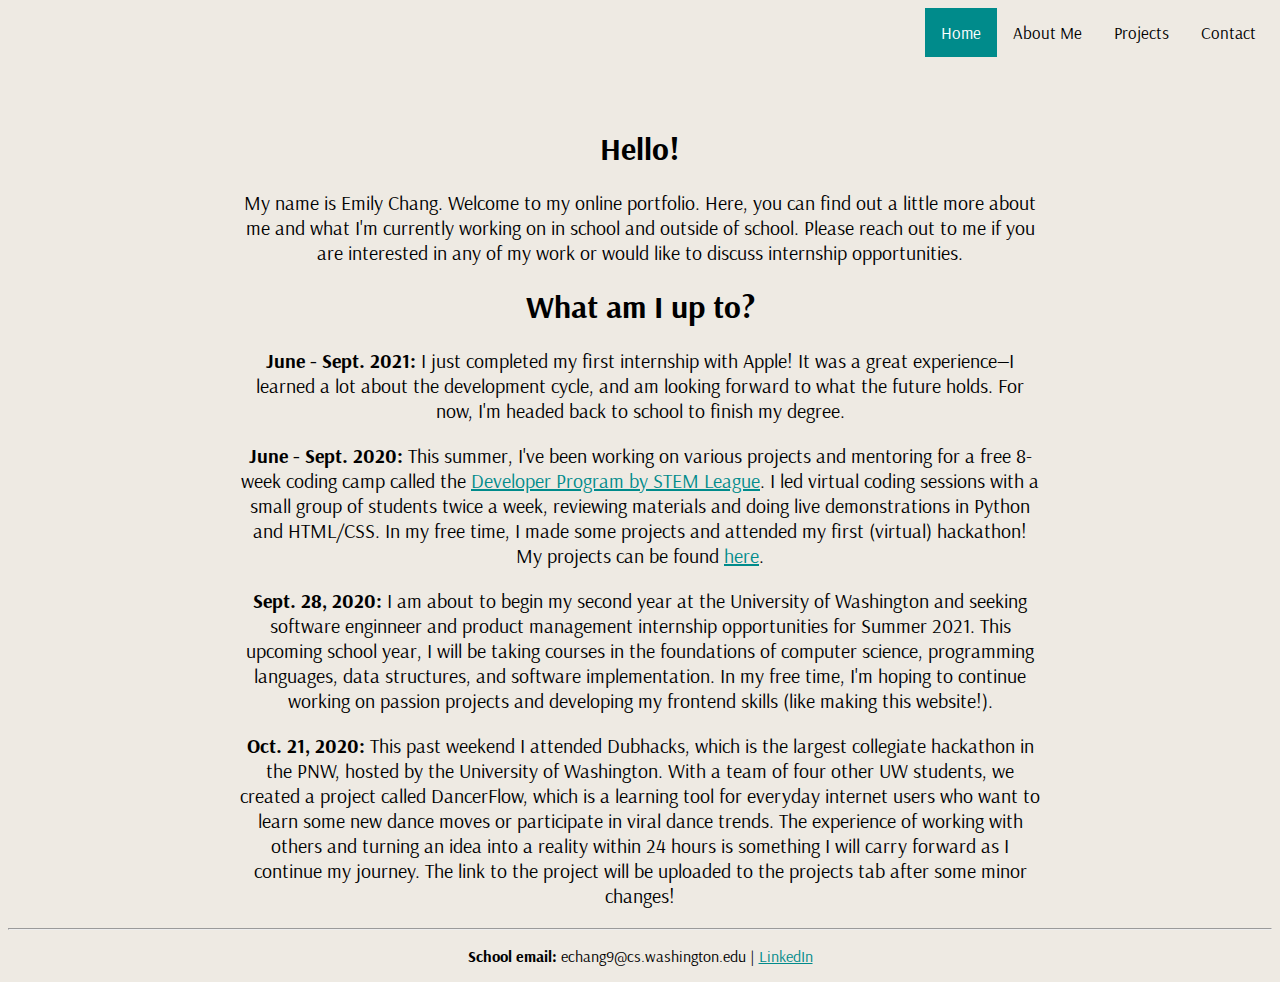
<file: index.html>
<!DOCTYPE html>
<html>
  <head>
    <meta charset="utf-8">
    <meta name="viewport" content="width=device-width">
    <title>Emily's Portfolio Homepage</title>
    <link href="style.css" rel="stylesheet" type="text/css" />
    <!-- FONTS -->
    <link href="https://fonts.googleapis.com/css2?family=Arsenal:wght@400;700&display=swap" rel="stylesheet">
    <!-- Load an icon library -->
    <link rel="stylesheet" href="https://cdnjs.cloudflare.com/ajax/libs/font-awesome/4.7.0/css/font-awesome.min.css">
  </head>
  <body>
    <div class="topnav">
      <div class="topnav-right">
        <a class= "active" href="index.html">Home</a>
        <a href="about.html">About Me</a>
        <a href="projects.html">Projects</a>
        <a href="contact.html">Contact</a>
      </div>
    </div>

    <div id="mySidebar" class="sidebar">
      <a href="javascript:void(0)" class="closebtn" onclick="closeNav()">×</a>
      <a class="active" href="index.html">Home</a>
      <a href="about.html">About Me</a>
      <a href="projects.html">Projects</a>
      <a href="contact.html">Contact</a>
    </div>

    <div style="padding-bottom: 50px">
      <button class="openbtn" onclick="openNav()">&#9776; Menu</button>
    </div>

    <h1>Hello!</h1>

    <!-- <h2>The Creator</h2> -->
    <div class="description">
      <p>My name is Emily Chang. Welcome to my online portfolio. Here, you can find out a little more about me and what I'm currently working on in school and outside of school. Please reach out to me if you are interested in any of my work or would like to discuss internship opportunities.</p>
    </div>
      
    <h1>What am I up to?</h1>
    
    <div class="description">
      <p><b>June - Sept. 2021:</b> I just completed my first internship with Apple! It was a great experience—I learned a lot about the development cycle, and am looking forward to what the future holds. For now, I'm headed back to school to finish my degree.</p>
      <p><b>June - Sept. 2020:</b> This summer, I've been working on various projects and mentoring for a free 8-week coding camp called the <a href="https://stemleague.github.io/login/index.html">Developer Program by STEM League</a>. I led virtual coding sessions with a small group of students twice a week, reviewing materials and doing live demonstrations in Python and HTML/CSS. In my free time, I made some projects and attended my first (virtual) hackathon! My projects can be found <a href="projects.html">here</a>.</p> 
      <p><b>Sept. 28, 2020:</b> I am about to begin my second year at the University of Washington and seeking software enginneer and product management internship opportunities for Summer 2021. This upcoming school year, I will be taking courses in the foundations of computer science, programming languages, data structures, and software implementation. In my free time, I'm hoping to continue working on passion projects and developing my frontend skills (like making this website!).</p>
      <p><b>Oct. 21, 2020:</b> This past weekend I attended Dubhacks, which is the largest collegiate hackathon in the PNW, hosted by the University of Washington. With a team of four other UW students, we created a project called DancerFlow, which is a learning tool for everyday internet users who want to learn some new dance moves or participate in viral dance trends. The experience of working with others and turning an idea into a reality within 24 hours is something I will carry forward as I continue my journey. The link to the project will be uploaded to the projects tab after some minor changes!</p>
    </div>
    <hr>
    <footer>
      <p><b>School&nbsp;email:</b>&nbsp;echang9@cs.washington.edu | <a href="https://www.linkedin.com/in/emily-chang-22b683186">LinkedIn</a></p>
    </footer>
    <script src="script.js"></script>
  </body>
</html>
</file>
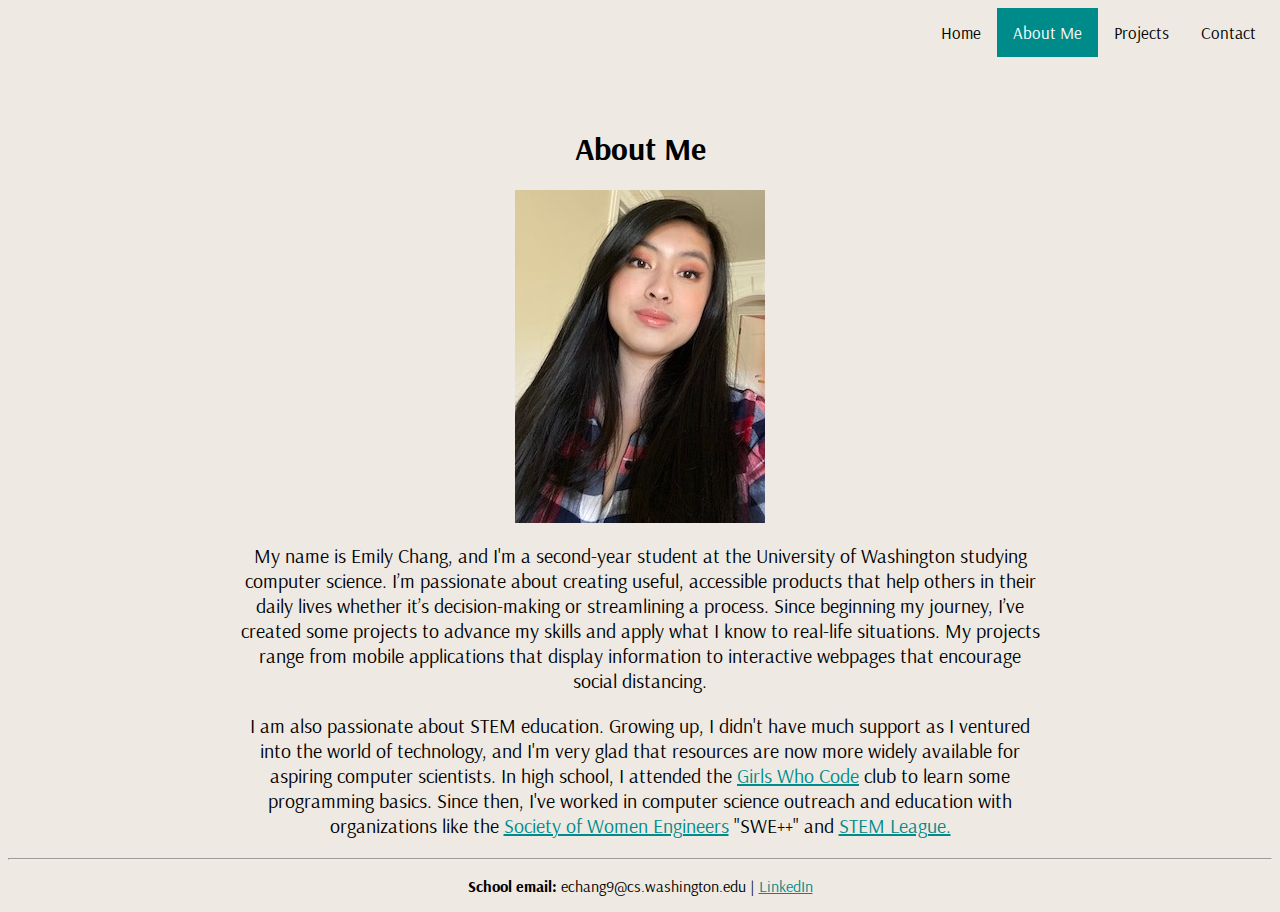
<file: about.html>
<!DOCTYPE html>
<html>
  <head>
    <meta charset="utf-8">
    <meta name="viewport" content="width=device-width">
    <title>About Me</title>
    <link href="style.css" rel="stylesheet" type="text/css" />
    <!-- FONTS -->
    <link href="https://fonts.googleapis.com/css2?family=Arsenal:wght@400;700&display=swap" rel="stylesheet">
    <!-- Load an icon library -->
    <link rel="stylesheet" href="https://cdnjs.cloudflare.com/ajax/libs/font-awesome/4.7.0/css/font-awesome.min.css">
  </head>
  <body>
    <div class="topnav">
      <div class="topnav-right">
        <a href="index.html">Home</a>
        <a class="active" href="about.html">About Me</a>
        <a href="projects.html">Projects</a>
        <a href="contact.html">Contact</a>
      </div>
    </div>

    <div id="mySidebar" class="sidebar">
      <a href="javascript:void(0)" class="closebtn" onclick="closeNav()">×</a>
      <a href="index.html">Home</a>
      <a class="active" href="about.html">About Me</a>
      <a href="projects.html">Projects</a>
      <a href="contact.html">Contact</a>
    </div>

    <div style="padding-bottom: 50px">
      <button class="openbtn" onclick="openNav()">&#9776; Menu</button>
    </div>

    <h1>About Me</h1>
    
    <div class="container">
      <img src="img/me.jpg" alt="An image of Emily Chang"/>
    </div>  
    <div class="description">
      <p>My name is Emily Chang, and I'm a second-year student at the University of Washington studying computer science. I’m passionate about creating useful, accessible products that help others in their daily lives whether it’s decision-making or streamlining a process. Since beginning my journey, I’ve created some projects to advance my skills and apply what I know to real-life situations. My projects range from mobile applications that display information to interactive webpages that encourage social distancing.</p>

      <p>I am also passionate about STEM education. Growing up, I didn't have much support as I ventured into the world of technology, and I'm very glad that resources are now more widely available for aspiring computer scientists. In high school, I attended the <a href="https://girlswhocode.com">Girls Who Code</a> club to learn some programming basics. Since then, I've worked in computer science outreach and education with organizations like the <a href="https://swe.org">Society of Women Engineers</a> "SWE++" and <a href="https://stemleague.github.io/login/index.html">STEM League.</a></p>
    </div>
    <hr>
    <footer>
      <p><b>School&nbsp;email:</b>&nbsp;echang9@cs.washington.edu | <a href="https://www.linkedin.com/in/emily-chang-22b683186">LinkedIn</a></p>
    </footer>
    <script src="script.js"></script>
  </body>
</html>
</file>
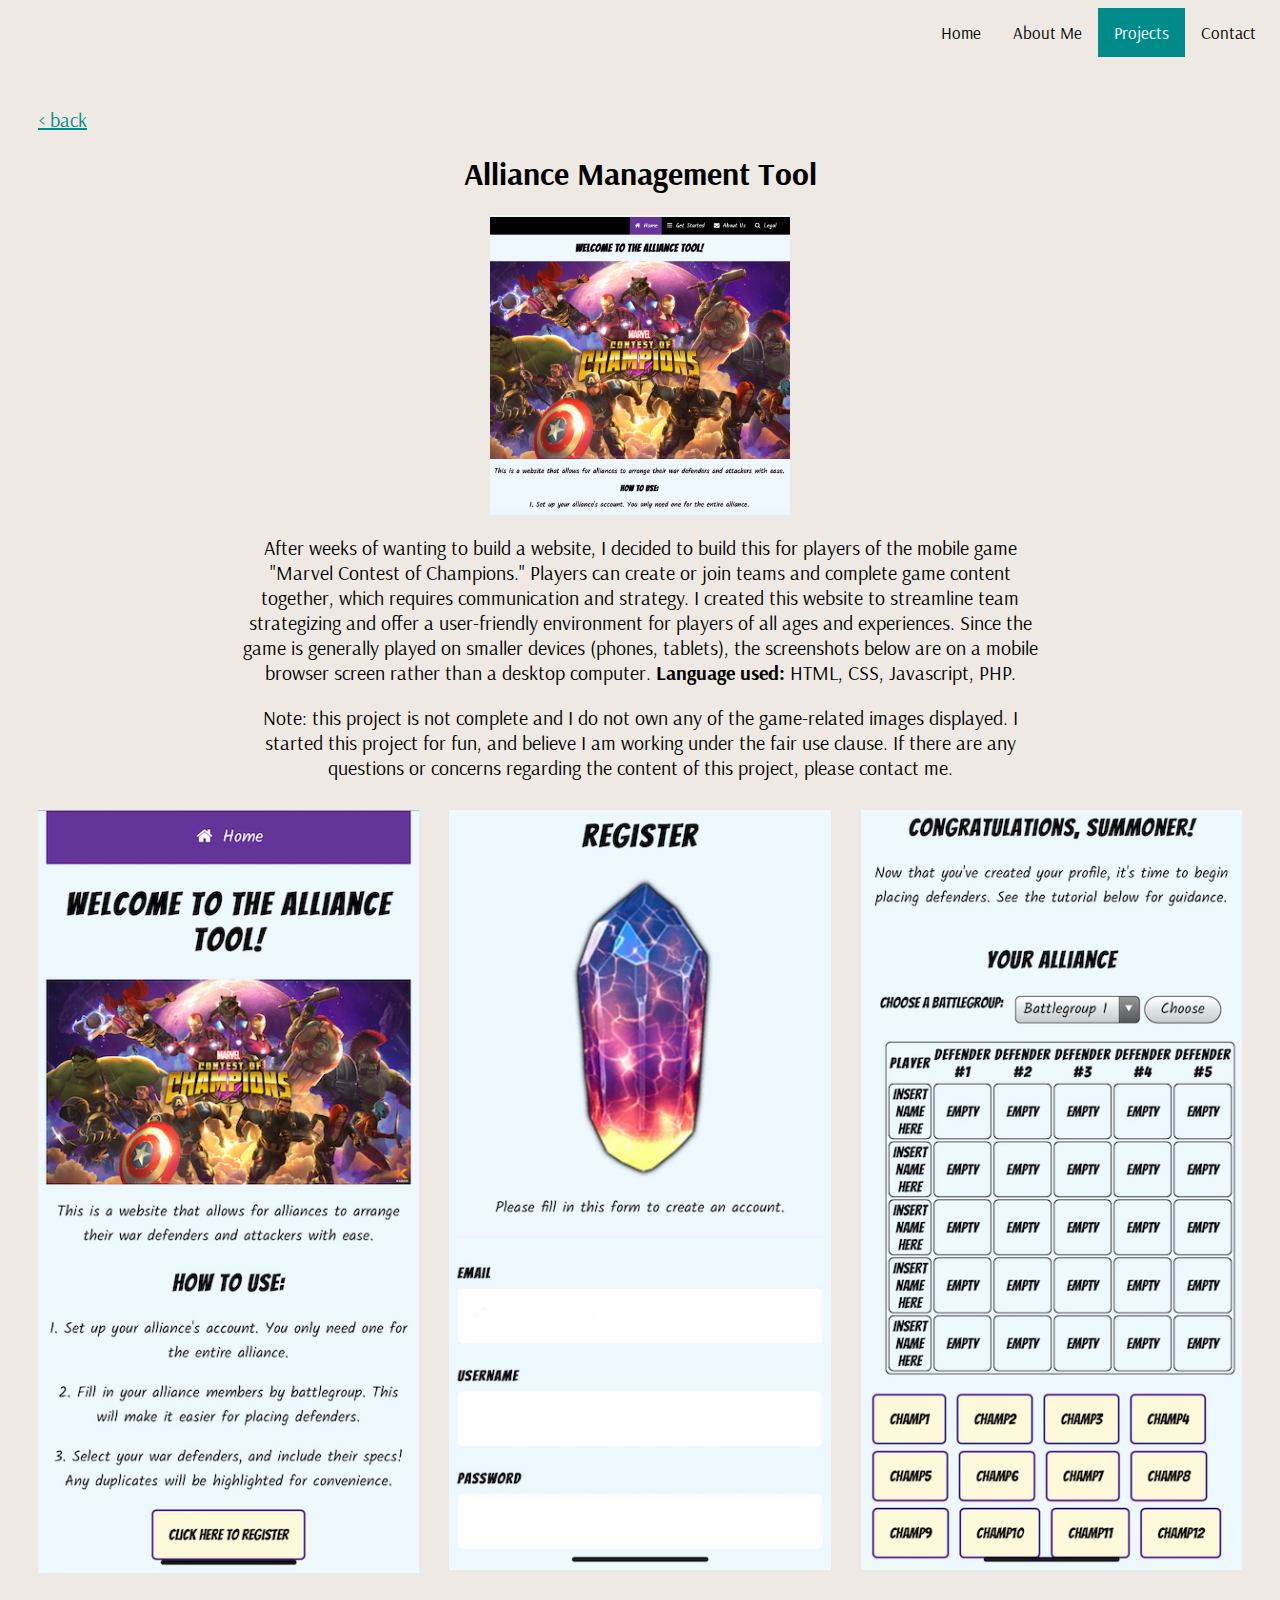
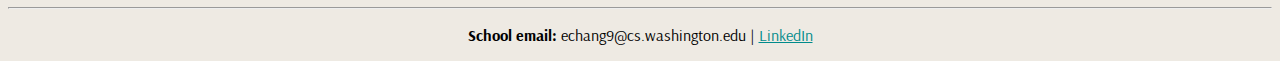
<file: allianceTool.html>
<!DOCTYPE html>
<html>
  <head>
    <meta charset="utf-8">
    <meta name="viewport" content="width=device-width">
    <title>Projects - Alliance Management Tool</title>
    <link href="style.css" rel="stylesheet" type="text/css" />
    <!-- FONTS -->
    <link href="https://fonts.googleapis.com/css2?family=Arsenal:wght@400;700&display=swap" rel="stylesheet">
    <!-- Load an icon library -->
    <link rel="stylesheet" href="https://cdnjs.cloudflare.com/ajax/libs/font-awesome/4.7.0/css/font-awesome.min.css">
  </head>
  <body>
    <div class="topnav">
      <div class="topnav-right">
        <a href="index.html">Home</a>
        <a href="about.html">About Me</a>
        <a class= "active" href="projects.html">Projects</a>
        <a href="contact.html">Contact</a>
      </div>
    </div>

    <div id="mySidebar" class="sidebar">
      <a href="javascript:void(0)" class="closebtn" onclick="closeNav()">×</a>
      <a href="index.html">Home</a>
      <a href="about.html">About Me</a>
      <a class="active" href="projects.html">Projects</a>
      <a href="contact.html">Contact</a>
    </div>

    <div style="padding-bottom: 50px">
      <button class="openbtn" onclick="openNav()">&#9776; Menu</button>
    </div>

    <div class="back-btn">
      <a href="projects.html"> < back</a>
    </div>
    
    <h1>Alliance Management Tool</h1>

    <div class="container">
      <img src="img/MCOCChart.jpg" width=300px height=300px alt="Virtual Cookbook App Icon"/>
    </div>

    <!-- <h2>The Creator</h2> -->
    <div class="description">
      <p>After weeks of wanting to build a website, I decided to build this for players of the mobile game "Marvel Contest of Champions." Players can create or join teams and complete game content together, which requires communication and strategy. I created this website to streamline team strategizing and offer a user-friendly environment for players of all ages and experiences. Since the game is generally played on smaller devices (phones, tablets), the screenshots below are on a mobile browser screen rather than a desktop computer. <b>Language&nbsp;used:</b> HTML, CSS, Javascript, PHP.</p>

      <p>Note: this project is not complete and I do not own any of the game-related images displayed. I started this project for fun, and believe I am working under the fair use clause. If there are any questions or concerns regarding the content of this project, please contact me.</a></p>
    </div>

    <div class="grid-container">
      <div class="proj-container">
        <img src="img/MCOC_home.jpg" width=100% height=auto alt="Alliance Management Tool Mobile Homepage"/>
      </div>

      <div class="proj-container">
        <img src="img/MCOC_register.jpg" width=100% height=auto alt="Alliance Management Tool Mobile Registration Form"/>
      </div>

      <div class="proj-container">
        <img src="img/MCOC_assign.jpg" width=100% height=auto alt="Alliance Management Tool Mobile Player Table"/>
      </div>
    </div>

    <hr>
    <footer>
      <p><b>School&nbsp;email:</b>&nbsp;echang9@cs.washington.edu | <a href="https://www.linkedin.com/in/emily-chang-22b683186">LinkedIn</a></p>
    </footer>
    <script src="script.js"></script>
  </body>
</html>
</file>
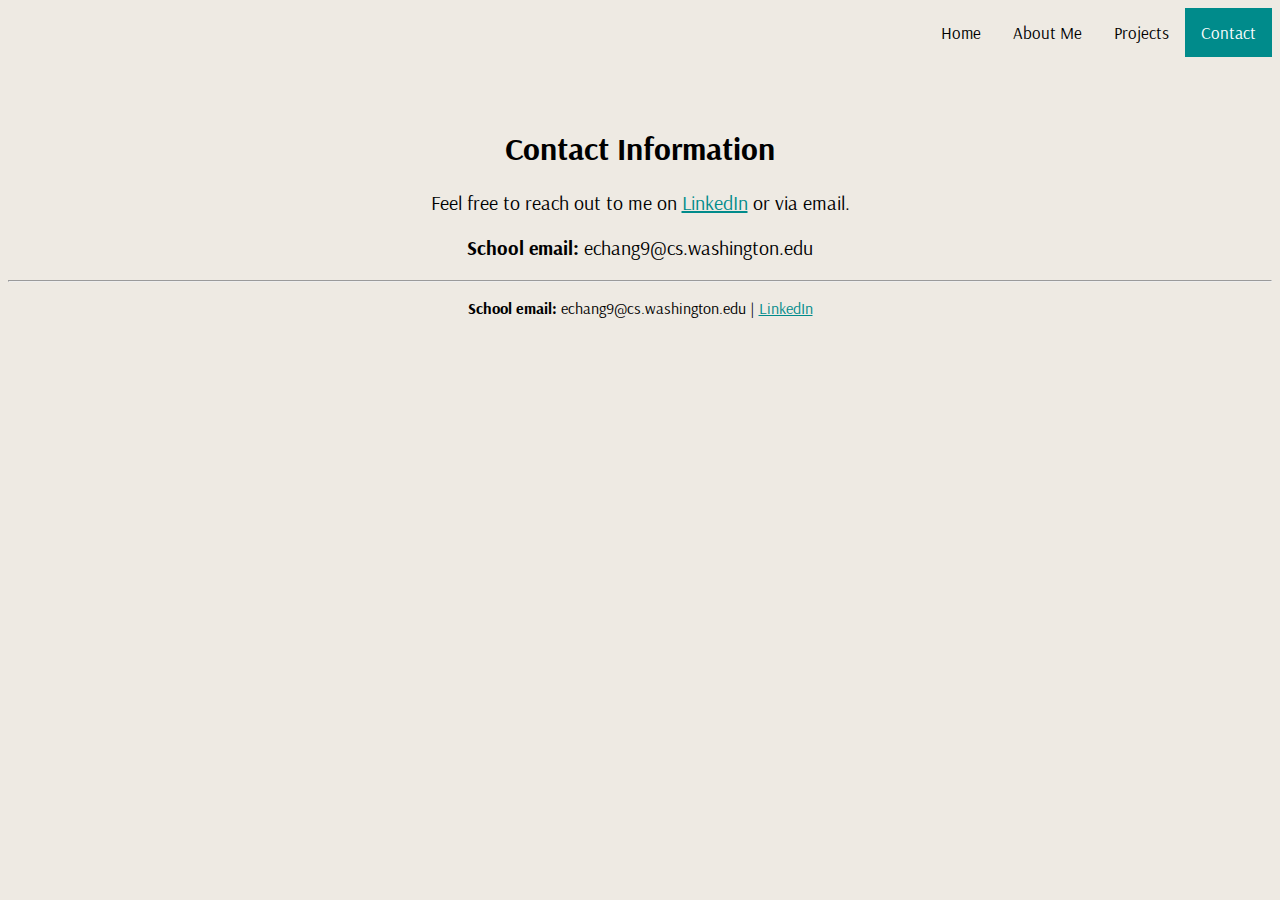
<file: contact.html>
<!DOCTYPE html>
<html>
  <head>
    <meta charset="utf-8">
    <meta name="viewport" content="width=device-width">
    <title>Contact Information</title>
    <link href="style.css" rel="stylesheet" type="text/css" />
    <!-- FONTS -->
    <link href="https://fonts.googleapis.com/css2?family=Arsenal:wght@400;700&display=swap" rel="stylesheet">
    <!-- Load an icon library -->
    <link rel="stylesheet" href="https://cdnjs.cloudflare.com/ajax/libs/font-awesome/4.7.0/css/font-awesome.min.css">
  </head>
  <body>
    <div class="topnav">
      <div class="topnav-right">
        <a href="index.html">Home</a>
        <a href="about.html">About Me</a>
        <a href="projects.html">Projects</a>
        <a class= "active" href="contact.html">Contact</a>
      </div>
    </div>

    <div id="mySidebar" class="sidebar">
      <a href="javascript:void(0)" class="closebtn" onclick="closeNav()">×</a>
      <a href="index.html">Home</a>
      <a href="about.html">About Me</a>
      <a href="projects.html">Projects</a>
      <a class="active" href="contact.html">Contact</a>
    </div>

    <div style="padding-bottom: 50px">
      <button class="openbtn" onclick="openNav()">&#9776; Menu</button>
    </div>

    <h1>Contact Information</h1>
    <div class="description">
      <p>Feel free to reach out to me on <a href="https://www.linkedin.com/in/emily-chang-22b683186">LinkedIn</a> or via email.</p>
      <p><b>School email:</b> echang9@cs.washington.edu<p>
    </div>

    <hr>
    <footer>
      <p><b>School&nbsp;email:</b>&nbsp;echang9@cs.washington.edu | <a href="https://www.linkedin.com/in/emily-chang-22b683186">LinkedIn</a></p>
    </footer>
    <script src="script.js"></script>
  </body>
</html>
</file>
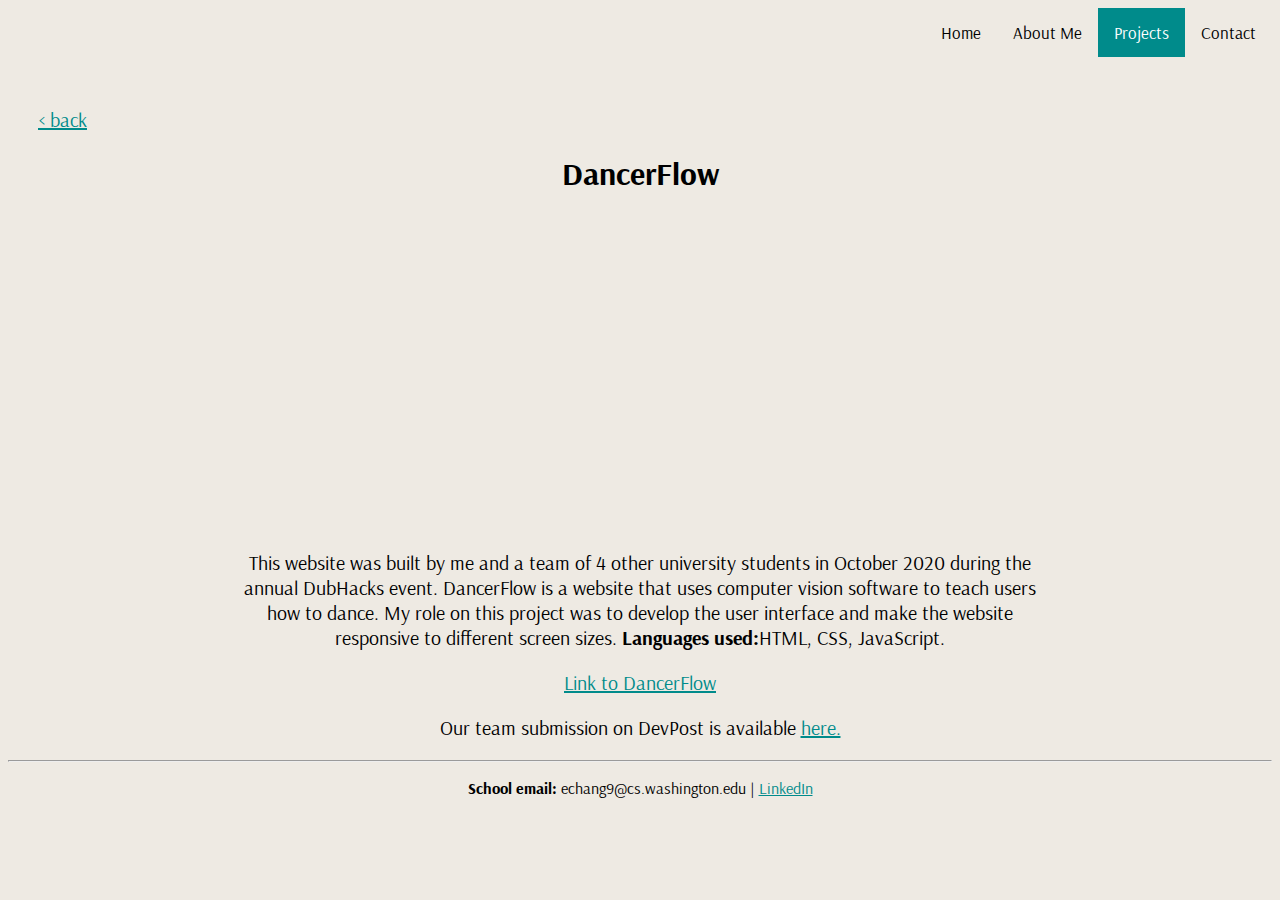
<file: dancerflow.html>
<!DOCTYPE html>
<html>
  <head>
    <meta charset="utf-8">
    <meta name="viewport" content="width=device-width">
    <title>Projects - DancerFlow</title>
    <link href="style.css" rel="stylesheet" type="text/css" />
    <!-- FONTS -->
    <link href="https://fonts.googleapis.com/css2?family=Arsenal:wght@400;700&display=swap" rel="stylesheet">
    <!-- Load an icon library -->
    <link rel="stylesheet" href="https://cdnjs.cloudflare.com/ajax/libs/font-awesome/4.7.0/css/font-awesome.min.css">
  </head>
  <body>
    <div class="topnav">
      <div class="topnav-right">
        <a href="index.html">Home</a>
        <a href="about.html">About Me</a>
        <a class= "active" href="projects.html">Projects</a>
        <a href="contact.php">Contact</a>
      </div>
    </div>

    <div id="mySidebar" class="sidebar">
      <a href="javascript:void(0)" class="closebtn" onclick="closeNav()">×</a>
      <a href="index.html">Home</a>
      <a href="about.html">About Me</a>
      <a class="active" href="projects.html">Projects</a>
      <a href="contact.php">Contact</a>
    </div>

    <div style="padding-bottom: 50px">
      <button class="openbtn" onclick="openNav()">&#9776; Menu</button>
    </div>

    <div class="back-btn">
      <a href="projects.html"> < back</a>
    </div>

    <h1>DancerFlow</h1>

    <!-- <h2>The Creator</h2> -->
    <div class="container">
      <iframe width="560" height="315" src="https://www.youtube.com/embed/DdnI1Ky5i0c" frameborder="0" allow="accelerometer; autoplay; clipboard-write; encrypted-media; gyroscope; picture-in-picture" allowfullscreen></iframe>
    </div>
    <div class="description">
      <p>This website was built by me and a team of 4 other university students in October 2020 during the annual DubHacks event. DancerFlow is a website that uses computer vision software to teach users how to dance. My role on this project was to develop the user interface and make the website responsive to different screen sizes. <b>Languages&nbsp;used:</b>HTML, CSS, JavaScript.</p> 

      <p><a href="https://dubhacks2020.emilychang3.repl.co/index.html">Link to DancerFlow</a></p>
      
      <p>Our team submission on DevPost is available <a href="https://devpost.com/software/dancerflow">here.</a></p>
    </div>

    <hr>
    <footer>
      <p><b>School&nbsp;email:</b>&nbsp;echang9@cs.washington.edu | <a href="www.linkedin.com/in/emily-chang-22b683186">LinkedIn</a></p>
    </footer>
    <script src="script.js"></script>
  </body>
</html>
</file>
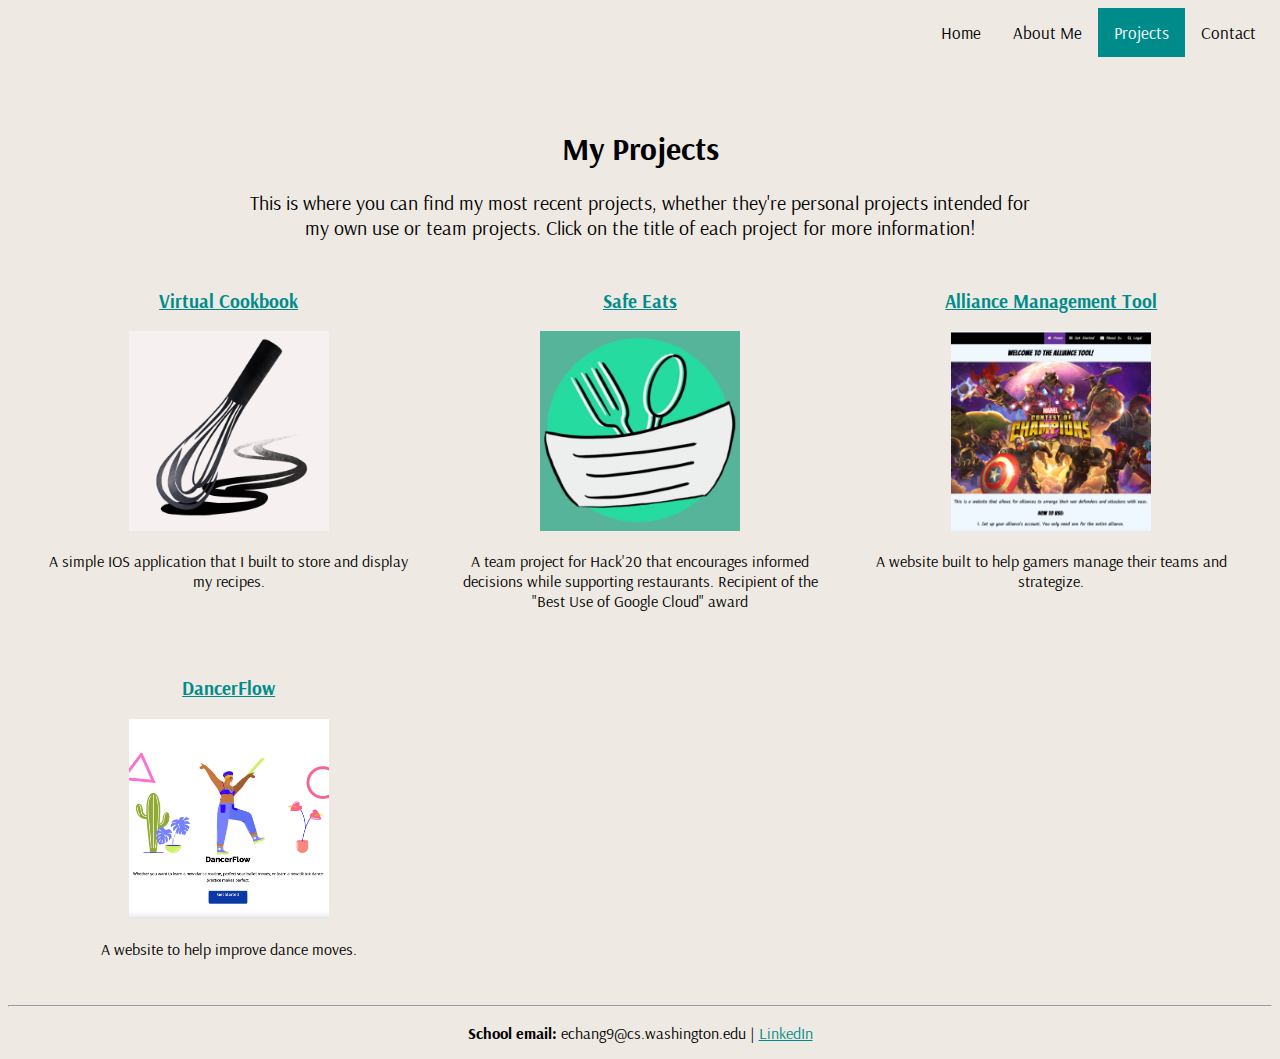
<file: projects.html>
<!DOCTYPE html>
<html>
  <head>
    <meta charset="utf-8">
    <meta name="viewport" content="width=device-width">
    <title>Projects Index</title>
    <link href="style.css" rel="stylesheet" type="text/css" />
    <!-- FONTS -->
    <link href="https://fonts.googleapis.com/css2?family=Arsenal:wght@400;700&display=swap" rel="stylesheet">
    <!-- Load an icon library -->
    <link rel="stylesheet" href="https://cdnjs.cloudflare.com/ajax/libs/font-awesome/4.7.0/css/font-awesome.min.css">
  </head>
  <body>
    <div class="topnav">
      <div class="topnav-right">
        <a href="index.html">Home</a>
        <a href="about.html">About Me</a>
        <a class= "active" href="projects.html">Projects</a>
        <a href="contact.html">Contact</a>
      </div>
    </div>

    <div id="mySidebar" class="sidebar">
      <a href="javascript:void(0)" class="closebtn" onclick="closeNav()">×</a>
      <a href="index.html">Home</a>
      <a href="about.html">About Me</a>
      <a class="active" href="projects.html">Projects</a>
      <a href="contact.html">Contact</a>
    </div>

    <div style="padding-bottom: 50px">
      <button class="openbtn" onclick="openNav()">&#9776; Menu</button>
    </div>

    <h1>My Projects</h1>

    <!-- <h2>The Creator</h2> -->
    <div class="description">
      <p>This is where you can find my most recent projects, whether they're personal projects intended for my own use or team projects. Click on the title of each project for more information!</p>
    </div>

    <div class="grid-container">
      <div class="proj-container">
        <h3><a href="VC.html">Virtual Cookbook</a></h3>
        <img src="img/VC_Icon.JPG" width="200px" height="200px" alt="Virtual Cookbook App Icon"/>
        <p>A simple IOS application that I built to store and display my recipes.</p>
      </div>

      <div class="proj-container">
        <h3><a href="safeEats.html">Safe Eats</a></h3>
        <img src="img/SafeEats.jpeg" width="200px" height="200px" alt="Safe Eats Logo"/>
        <p>A team project for Hack'20 that encourages informed decisions while supporting restaurants. Recipient of the "Best Use of Google Cloud" award</p>
      </div>

      <div class="proj-container">
        <h3><a href="allianceTool.html">Alliance Management Tool</a></h3>
        <img src="img/MCOCChart.jpg" width="200px" height="200px" alt="Alliance Management Tool Homepage"/>
        <p>A website built to help gamers manage their teams and strategize.</p>
      </div>
      
      <div class="proj-container">
        <h3><a href="dancerflow.html">DancerFlow</a></h3>
        <img src="img/DancerFlow.jpeg" width="200px" height="200px" alt="DancerFlow Homepage"/>
        <p>A website to help improve dance moves.</p>
      </div>
    </div>
    <hr>
    <footer>
      <p><b>School&nbsp;email:</b>&nbsp;echang9@cs.washington.edu | <a href="https://www.linkedin.com/in/emily-chang-22b683186">LinkedIn</a></p>
    </footer>
    <script src="script.js"></script>
  </body>
</html>
</file>
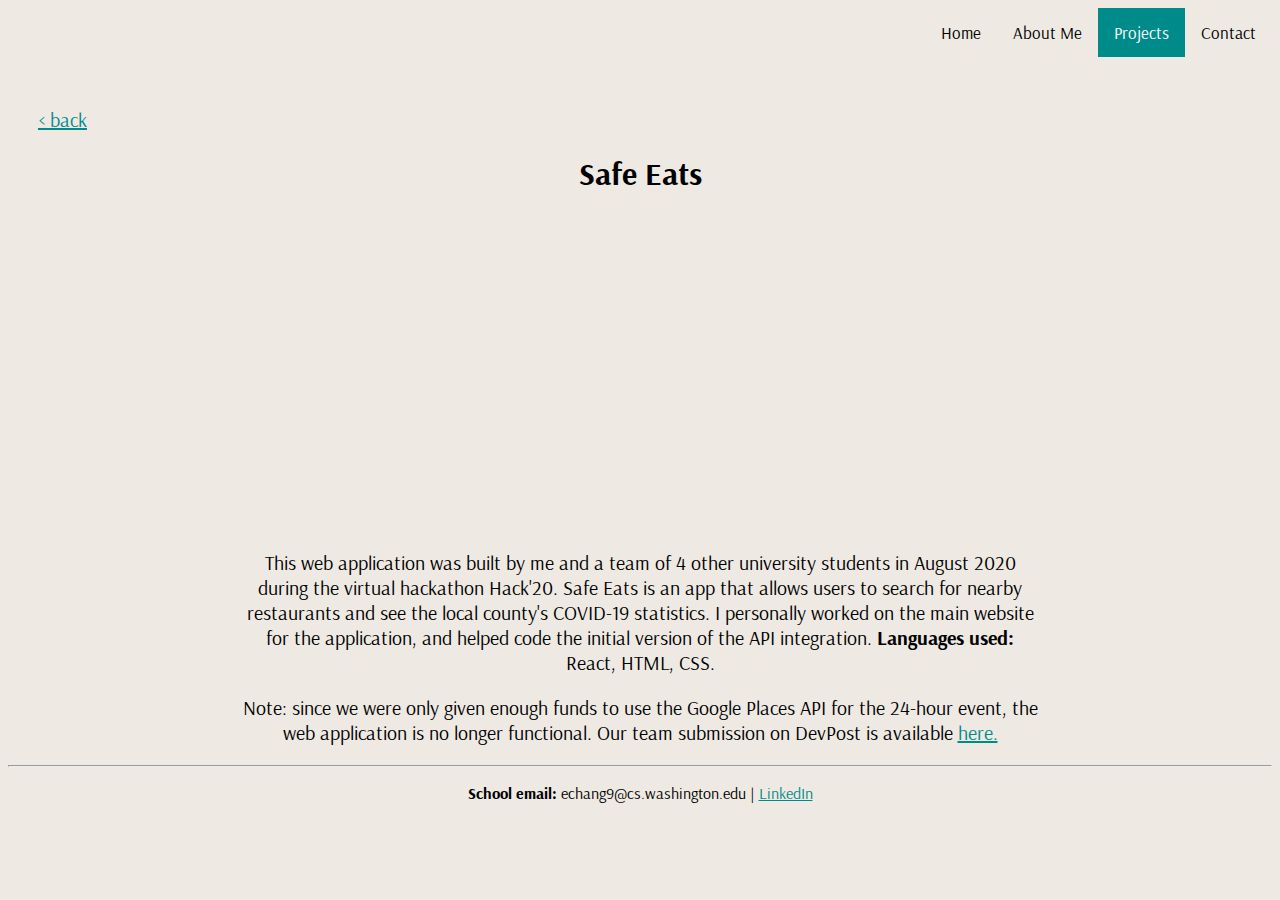
<file: safeEats.html>
<!DOCTYPE html>
<html>
  <head>
    <meta charset="utf-8">
    <meta name="viewport" content="width=device-width">
    <title>Projects - Safe Eats</title>
    <link href="style.css" rel="stylesheet" type="text/css" />
    <!-- FONTS -->
    <link href="https://fonts.googleapis.com/css2?family=Arsenal:wght@400;700&display=swap" rel="stylesheet">
    <!-- Load an icon library -->
    <link rel="stylesheet" href="https://cdnjs.cloudflare.com/ajax/libs/font-awesome/4.7.0/css/font-awesome.min.css">
  </head>
  <body>
    <div class="topnav">
      <div class="topnav-right">
        <a href="index.html">Home</a>
        <a href="about.html">About Me</a>
        <a class= "active" href="projects.html">Projects</a>
        <a href="contact.html">Contact</a>
      </div>
    </div>

    <div id="mySidebar" class="sidebar">
      <a href="javascript:void(0)" class="closebtn" onclick="closeNav()">×</a>
      <a href="index.html">Home</a>
      <a href="about.html">About Me</a>
      <a class="active" href="projects.html">Projects</a>
      <a href="contact.html">Contact</a>
    </div>

    <div style="padding-bottom: 50px">
      <button class="openbtn" onclick="openNav()">&#9776; Menu</button>
    </div>

    <div class="back-btn">
      <a href="projects.html"> < back</a>
    </div>

    <h1>Safe Eats</h1>

    <!-- <h2>The Creator</h2> -->
    <div class="container">
      <iframe width="560" height="315" src="https://www.youtube.com/embed/1zZdcvDVUHk" frameborder="0" allow="accelerometer; autoplay; clipboard-write; encrypted-media; gyroscope; picture-in-picture" allowfullscreen></iframe>
    </div>
    <div class="description">
      <p>This web application was built by me and a team of 4 other university students in August 2020 during the virtual hackathon Hack'20. Safe Eats is an app that allows users to search for nearby restaurants and see the local county's COVID-19 statistics. I personally worked on the main website for the application, and helped code the initial version of the API integration. <b>Languages&nbsp;used:</b> React, HTML, CSS.</p> 

      <p>Note: since we were only given enough funds to use the Google Places API for the 24-hour event, the web application is no longer functional. Our team submission on DevPost is available <a href="https://devpost.com/software/safe-eats-ubl521">here.</a></p>
    </div>

    <hr>
    <footer>
      <p><b>School&nbsp;email:</b>&nbsp;echang9@cs.washington.edu | <a href="https://www.linkedin.com/in/emily-chang-22b683186">LinkedIn</a></p>
    </footer>
    <script src="script.js"></script>
  </body>
</html>
</file>
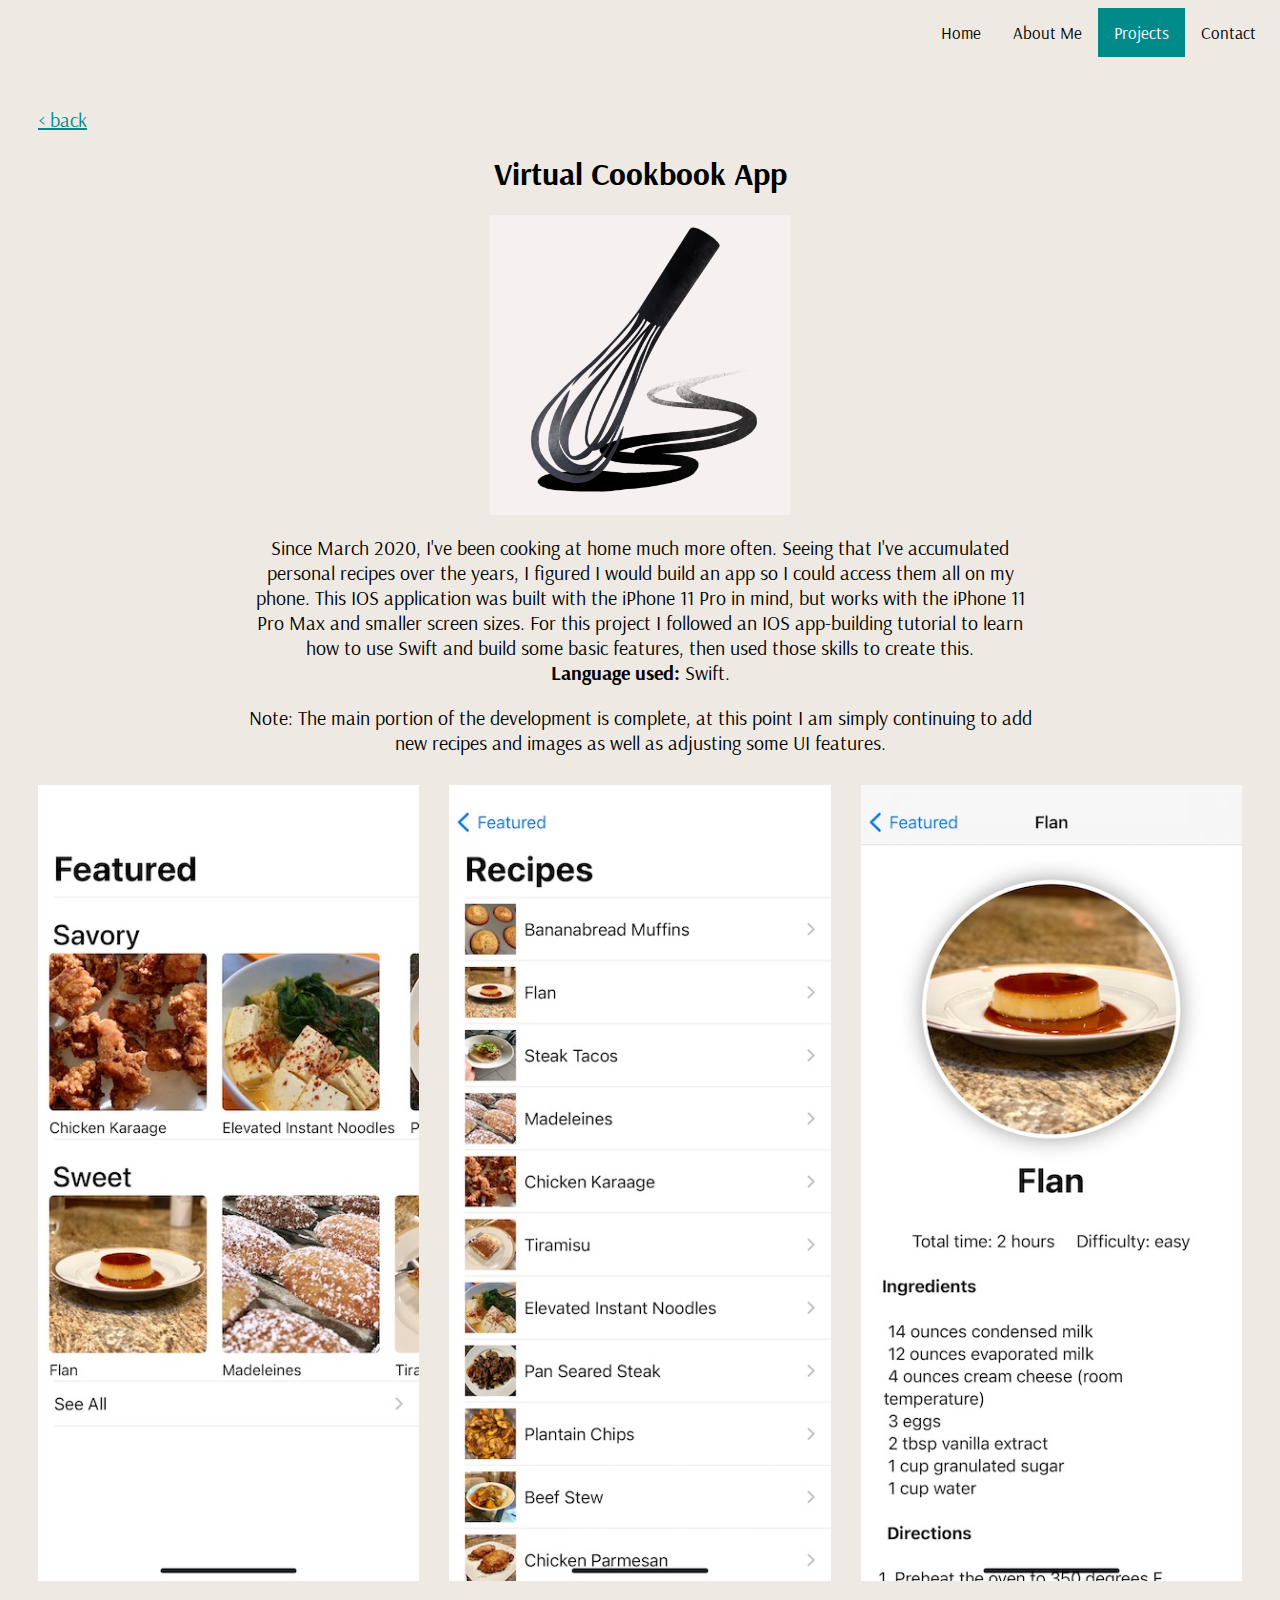
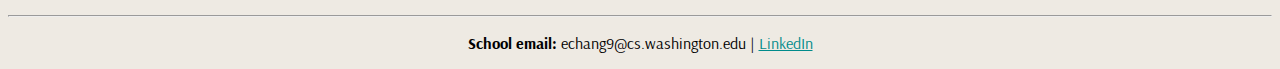
<file: VC.html>
<!DOCTYPE html>
<html>
  <head>
    <meta charset="utf-8">
    <meta name="viewport" content="width=device-width">
    <title>Projects - Virtual Cookbook</title>
    <link href="style.css" rel="stylesheet" type="text/css" />
    <!-- FONTS -->
    <link href="https://fonts.googleapis.com/css2?family=Arsenal:wght@400;700&display=swap" rel="stylesheet">
    <!-- Load an icon library -->
    <link rel="stylesheet" href="https://cdnjs.cloudflare.com/ajax/libs/font-awesome/4.7.0/css/font-awesome.min.css">
  </head>
  <body>
    <div class="topnav">
      <div class="topnav-right">
        <a href="index.html">Home</a>
        <a href="about.html">About Me</a>
        <a class= "active" href="projects.html">Projects</a>
        <a href="contact.html">Contact</a>
      </div>
    </div>

    <div id="mySidebar" class="sidebar">
      <a href="javascript:void(0)" class="closebtn" onclick="closeNav()">×</a>
      <a href="index.html">Home</a>
      <a href="about.html">About Me</a>
      <a class="active" href="projects.html">Projects</a>
      <a href="contact.html">Contact</a>
    </div>

    <div style="padding-bottom: 50px">
      <button class="openbtn" onclick="openNav()">&#9776; Menu</button>
    </div>

    <div class="back-btn">
      <a href="projects.html"> < back</a>
    </div>
    
    <h1>Virtual Cookbook App</h1>

    <div class="container">
      <img src="img/VC_Icon.JPG" width=300px height=300px alt="Virtual Cookbook App Icon"/>
    </div>

    <!-- <h2>The Creator</h2> -->
    <div class="description">
      <p>Since March 2020, I've been cooking at home much more often. Seeing that I've accumulated personal recipes over the years, I figured I would build an app so I could access them all on my phone. This IOS application was built with the iPhone 11 Pro in mind, but works with the iPhone 11 Pro Max and smaller screen sizes. For this project I followed an IOS app-building tutorial to learn how to use Swift and build some basic features, then used those skills to create this. <b>Language&nbsp;used:</b> Swift.</p>

      <p>Note: The main portion of the development is complete, at this point I am simply continuing to add new recipes and images as well as adjusting some UI features.</p>
    </div>

    <div class="grid-container">
      <div class="proj-container">
        <img src="img/VC_home.jpg" width=100% height=auto alt="Virtual Cookbook App Homepage"/>
      </div>

      <div class="proj-container">
        <img src="img/VC_list.jpg" width=100% height=auto alt="Virtual Cookbook List Format"/>
      </div>

      <div class="proj-container">
        <img src="img/VC_recipe.jpg" width=100% height=auto alt="Virtual Cookbook Recipe Page"/>
      </div>
    </div>
    <hr>
    <footer>
      <p><b>School&nbsp;email:</b>&nbsp;echang9@cs.washington.edu | <a href="https://www.linkedin.com/in/emily-chang-22b683186">LinkedIn</a></p>
    </footer>
    <script src="script.js"></script>
  </body>
</html>
</file>
<file: style.css>
body {
  background-color: #eeeae3;
}
footer {
  position: static;
  left: 0;
  bottom: 0;
  width: 100%;
}
h1, h2, h3, p , a, label {
  font-family: 'Arsenal', sans-serif;
  text-align: center;
}

label {
  font-size: 20px;
}
a {
  color: darkcyan;
}
.container {
  display: flex;
  justify-content: center;
}
.proj-container {
  justify-content: center;
  text-align: center;
}
.grid-container {
  display: grid;
  grid-template-columns: auto auto auto;
  grid-gap: 30px;
  margin: 30px;
}
.description {
  display: block;
  font-size: 20px;
  max-width: 800px;
  margin: auto;
}
/* Add a black background color to the top navigation */
.topnav {
  width: 100%;  
  overflow: hidden;
}
/* Style the links inside the navigation bar */
.topnav a {
  float: left;
  color: black;
  text-align: center;
  padding: 14px 16px;
  text-decoration: none;
  font-size: 17px;
}

/* Change the color of links on hover */
.topnav a:hover {
  color: black;
}

/* Add a color to the active/current link */
.topnav a.active {
  background-color: darkcyan;
  color: white;
}

/* Right-aligned section inside the top navigation */
.topnav-right {
  float: right;
}

/* The sidebar menu */
.sidebar {
  display: none;
  float: right;
  height: 100%; /* 100% Full-height */
  width: 0; /* 0 width - change this with JavaScript */
  position: fixed; /* Stay in place */
  z-index: 1; /* Stay on top */
  top: 0;
  right: 0;
  background-color: darkcyan;
  overflow-x: hidden; /* Disable horizontal scroll */
  padding-top: 60px; /* Place content 60px from the top */
  transition: 0.5s; /* 0.5 second transition effect to slide in the sidebar */
}

/* The sidebar links */
.sidebar a {
  padding: 8px 8px 8px 32px;
  text-decoration: none;
  font-size: 25px;
  color: white;
  display: block;
  transition: 0.3s;
}

/* When you mouse over the navigation links, change their color */
.sidebar a:hover {
  color: #f1f1f1;
}

/* Position and style the close button (top right corner) */
.sidebar .closebtn {
  top: 0;
  text-align: right;
  margin-right: 25px;
  font-size: 40px;
}

/* The button used to open the sidebar */
.openbtn {
  display: none;
  float: right;
  font-size: 20px;
  cursor: pointer;
  background-color: darkcyan;
  color: white;
  padding: 10px 15px;
  border: none;
}

/* Styling the email form */
#submit-btn {
  font-size: 20px;
  background-color: white;
  float: right;
  border: solid 3px darkcyan;
}

.back-btn {
  font-size: 20px;
  margin-left: 30px;
}

textarea, input {
  font-size: 15px;
}

@media screen and (max-width: 800px) {
  .grid-container {
    grid-template-columns: repeat(2, 1fr);
  }
}
/* FOR MOBILE/SMALL SCREENS */
@media screen and (max-width: 500px) {
  .container {
    padding-top: 30px;
  }
  .topnav {
    display: none;
  }
  .sidebar {
    display: block;
    padding-top: 15px;
  }
  .sidebar a {
    font-size: 20px;
  }
  .sidebar a.active {
    background-color: #eeeae3;
    border: solid 3px darkcyan;
    border-radius: 5px;
    color: black;
  }
  .openbtn {
    display: flex;
    float: right;
  }
  .grid-container {
    grid-template-columns: repeat(1, 1fr);
  }
}
</file>
